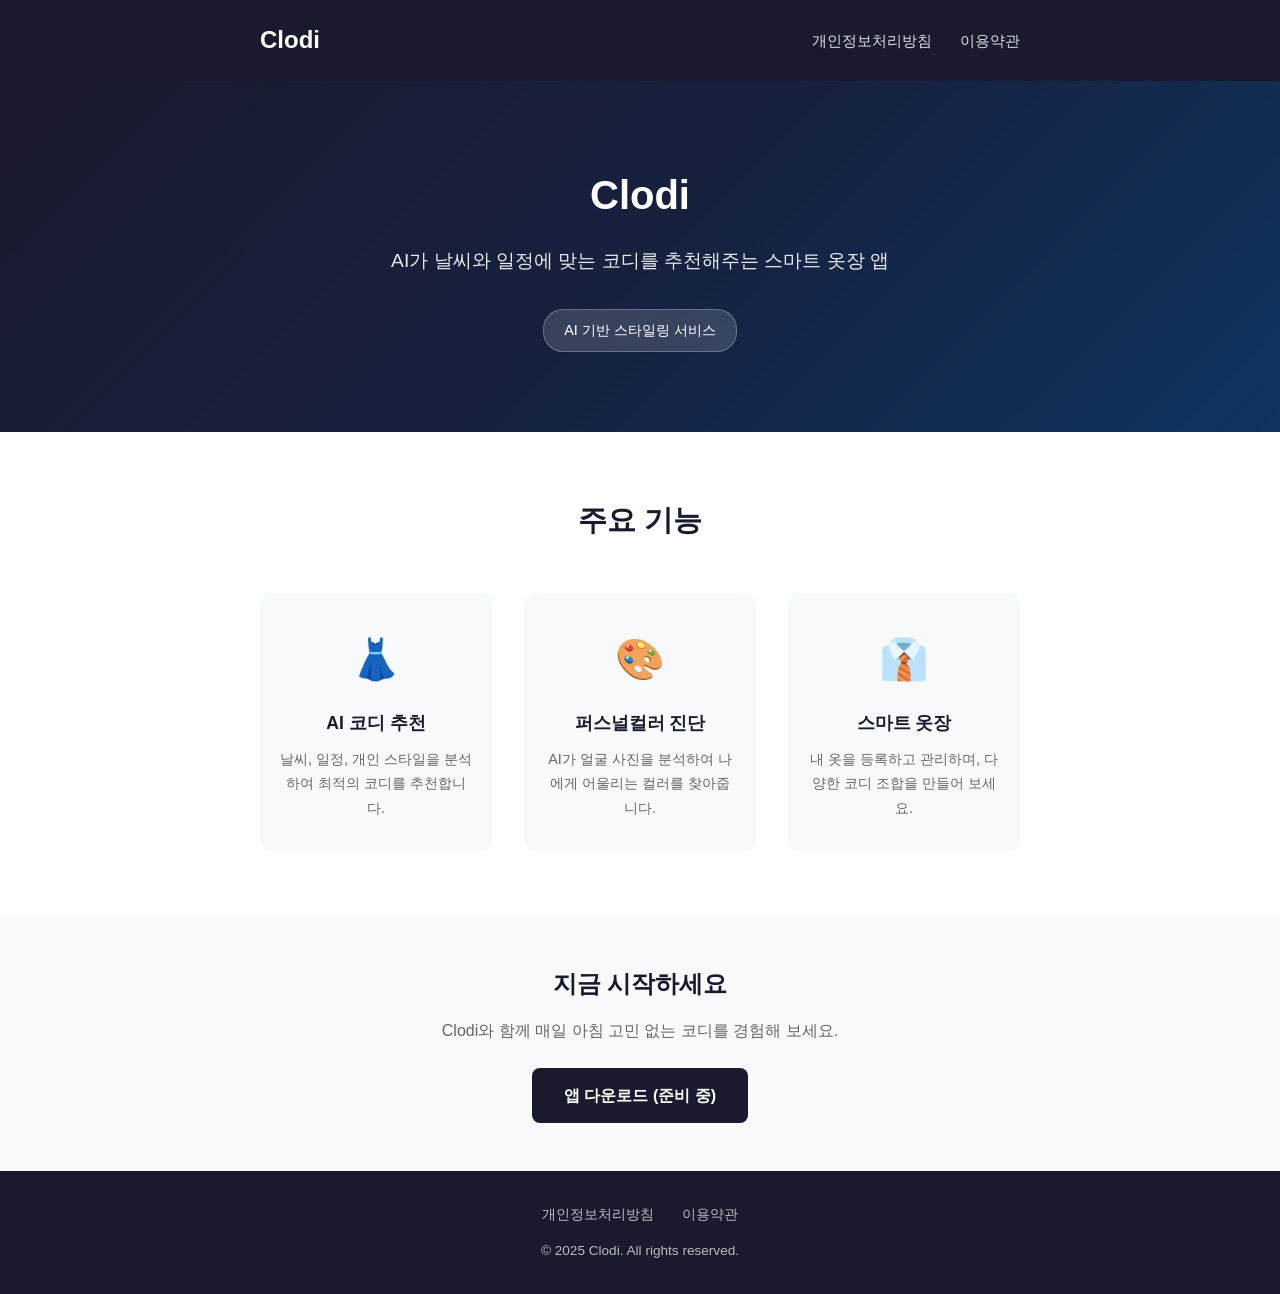
<file: index.html>
<!DOCTYPE html>
<html lang="ko">
<head>
  <meta charset="UTF-8">
  <meta name="viewport" content="width=device-width, initial-scale=1.0">
  <title>Clodi - AI 코디 추천 앱</title>
  <meta name="description" content="AI가 날씨와 일정에 맞는 코디를 추천해주는 스마트 옷장 앱">
  <link rel="stylesheet" href="style.css">
</head>
<body>
  <header class="header">
    <div class="container">
      <a href="/" class="logo">Clodi</a>
      <nav>
        <a href="privacy.html">개인정보처리방침</a>
        <a href="terms.html">이용약관</a>
      </nav>
    </div>
  </header>

  <section class="hero">
    <div class="container">
      <h1>Clodi</h1>
      <p>AI가 날씨와 일정에 맞는 코디를 추천해주는 스마트 옷장 앱</p>
      <span class="badge">AI 기반 스타일링 서비스</span>
    </div>
  </section>

  <section class="features">
    <div class="container">
      <h2>주요 기능</h2>
      <div class="feature-grid">
        <div class="feature-card">
          <div class="icon">👗</div>
          <h3>AI 코디 추천</h3>
          <p>날씨, 일정, 개인 스타일을 분석하여 최적의 코디를 추천합니다.</p>
        </div>
        <div class="feature-card">
          <div class="icon">🎨</div>
          <h3>퍼스널컬러 진단</h3>
          <p>AI가 얼굴 사진을 분석하여 나에게 어울리는 컬러를 찾아줍니다.</p>
        </div>
        <div class="feature-card">
          <div class="icon">👔</div>
          <h3>스마트 옷장</h3>
          <p>내 옷을 등록하고 관리하며, 다양한 코디 조합을 만들어 보세요.</p>
        </div>
      </div>
    </div>
  </section>

  <section class="download">
    <div class="container">
      <h2>지금 시작하세요</h2>
      <p>Clodi와 함께 매일 아침 고민 없는 코디를 경험해 보세요.</p>
      <!-- 앱 스토어 링크 추가 예정 -->
      <a href="#" class="btn">앱 다운로드 (준비 중)</a>
    </div>
  </section>

  <footer class="footer">
    <div class="container">
      <div class="footer-links">
        <a href="privacy.html">개인정보처리방침</a>
        <a href="terms.html">이용약관</a>
      </div>
      <p>&copy; 2025 Clodi. All rights reserved.</p>
    </div>
  </footer>
</body>
</html>
</file>
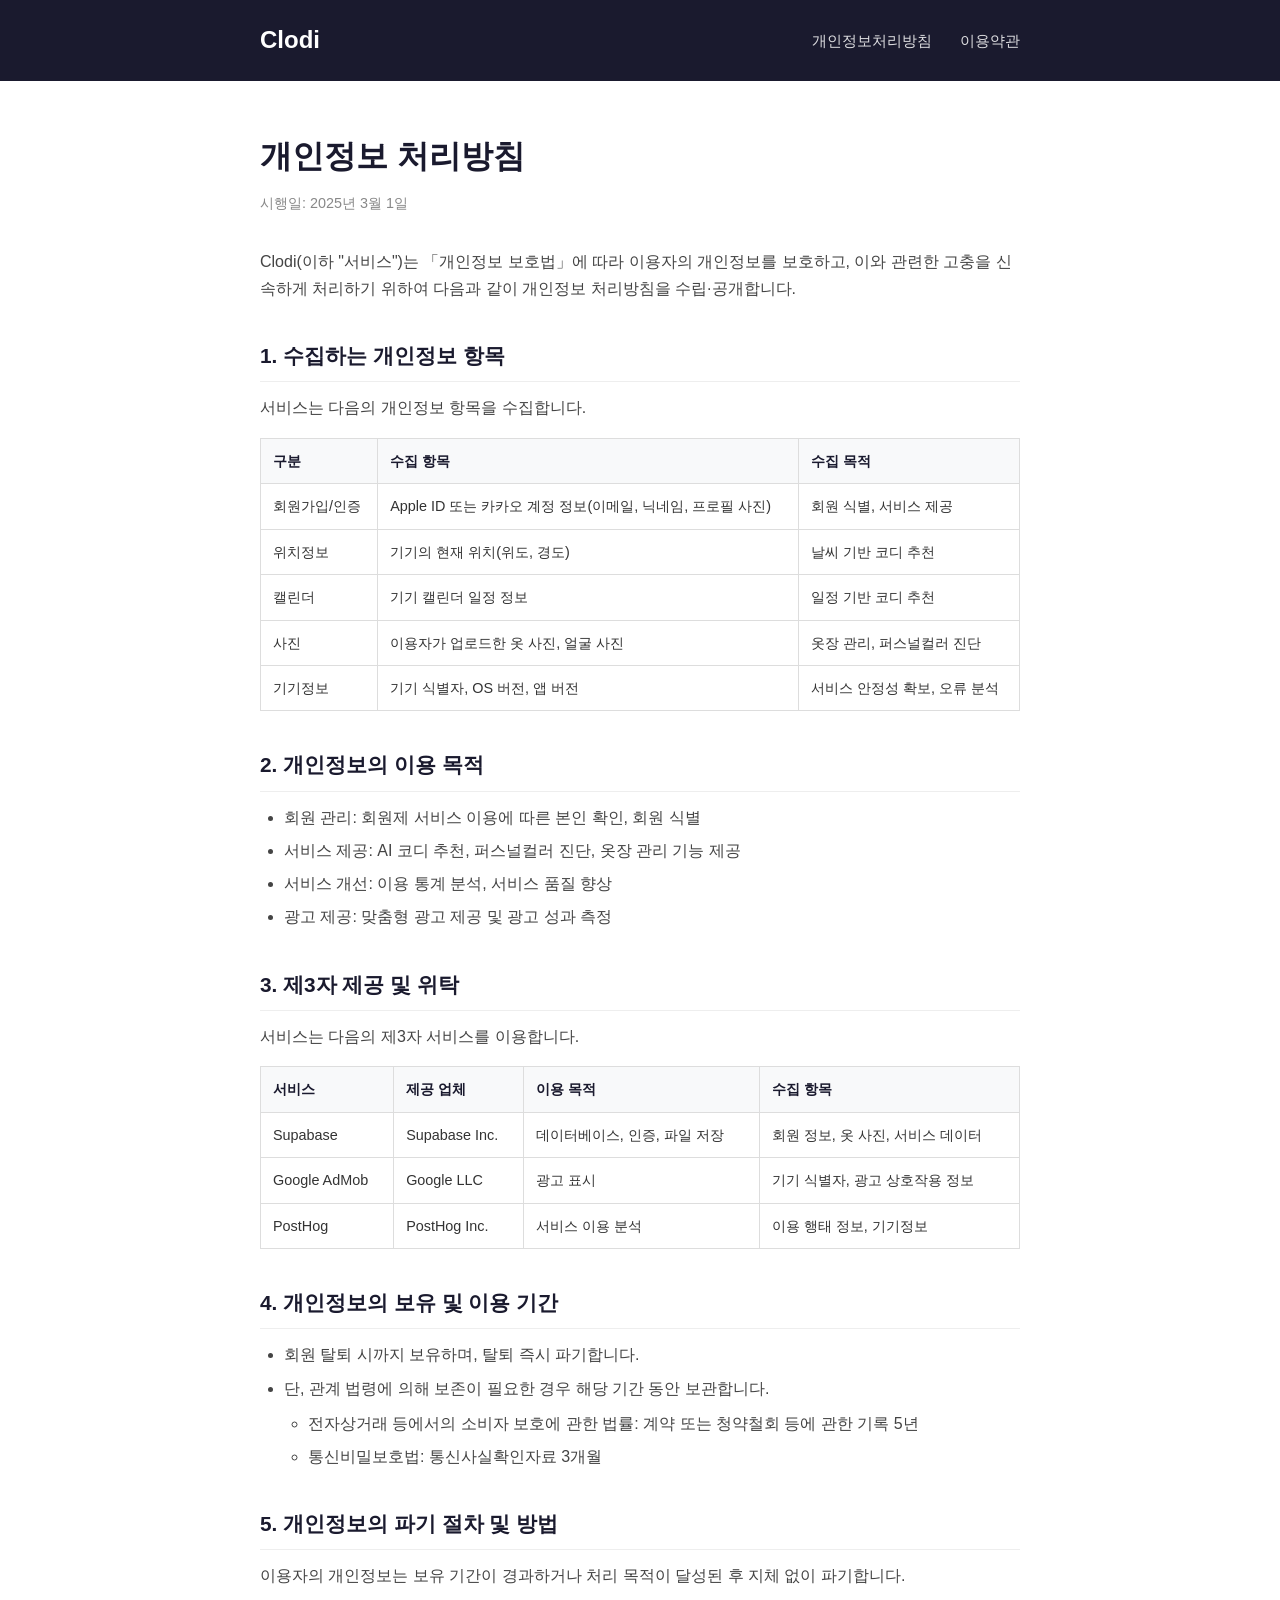
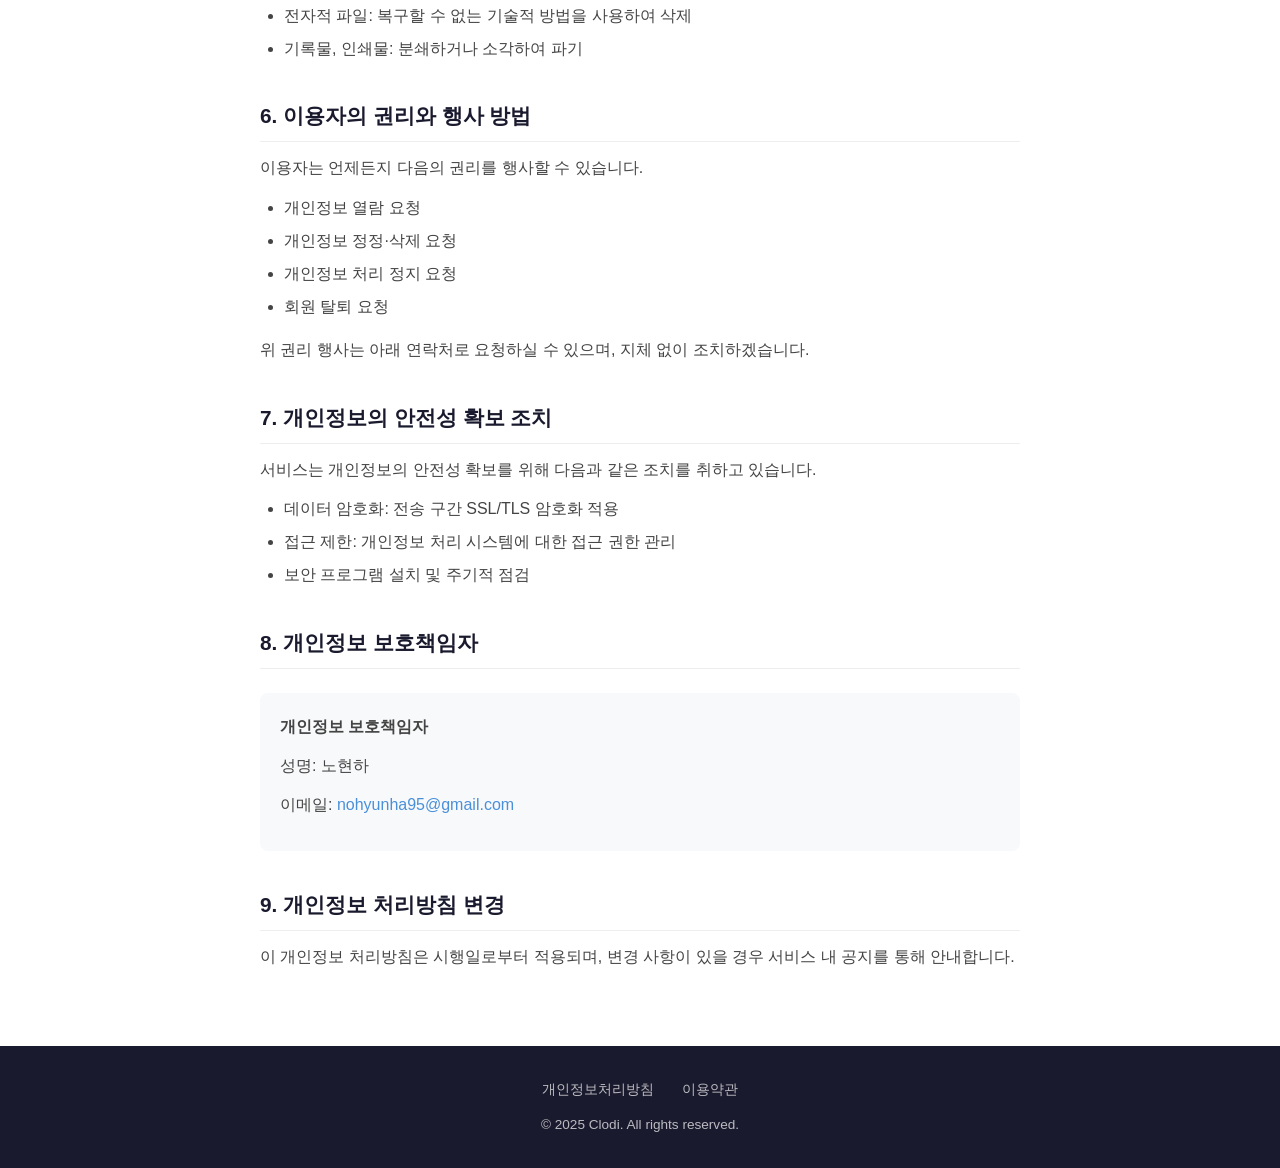
<file: privacy.html>
<!DOCTYPE html>
<html lang="ko">
<head>
  <meta charset="UTF-8">
  <meta name="viewport" content="width=device-width, initial-scale=1.0">
  <title>개인정보 처리방침 - Clodi</title>
  <link rel="stylesheet" href="style.css">
</head>
<body>
  <header class="header">
    <div class="container">
      <a href="/" class="logo">Clodi</a>
      <nav>
        <a href="privacy.html">개인정보처리방침</a>
        <a href="terms.html">이용약관</a>
      </nav>
    </div>
  </header>

  <main class="document">
    <div class="container">
      <h1>개인정보 처리방침</h1>
      <p class="date">시행일: 2025년 3월 1일</p>

      <p>Clodi(이하 "서비스")는 「개인정보 보호법」에 따라 이용자의 개인정보를 보호하고, 이와 관련한 고충을 신속하게 처리하기 위하여 다음과 같이 개인정보 처리방침을 수립·공개합니다.</p>

      <h2>1. 수집하는 개인정보 항목</h2>
      <p>서비스는 다음의 개인정보 항목을 수집합니다.</p>

      <table>
        <thead>
          <tr>
            <th>구분</th>
            <th>수집 항목</th>
            <th>수집 목적</th>
          </tr>
        </thead>
        <tbody>
          <tr>
            <td>회원가입/인증</td>
            <td>Apple ID 또는 카카오 계정 정보(이메일, 닉네임, 프로필 사진)</td>
            <td>회원 식별, 서비스 제공</td>
          </tr>
          <tr>
            <td>위치정보</td>
            <td>기기의 현재 위치(위도, 경도)</td>
            <td>날씨 기반 코디 추천</td>
          </tr>
          <tr>
            <td>캘린더</td>
            <td>기기 캘린더 일정 정보</td>
            <td>일정 기반 코디 추천</td>
          </tr>
          <tr>
            <td>사진</td>
            <td>이용자가 업로드한 옷 사진, 얼굴 사진</td>
            <td>옷장 관리, 퍼스널컬러 진단</td>
          </tr>
          <tr>
            <td>기기정보</td>
            <td>기기 식별자, OS 버전, 앱 버전</td>
            <td>서비스 안정성 확보, 오류 분석</td>
          </tr>
        </tbody>
      </table>

      <h2>2. 개인정보의 이용 목적</h2>
      <ul>
        <li>회원 관리: 회원제 서비스 이용에 따른 본인 확인, 회원 식별</li>
        <li>서비스 제공: AI 코디 추천, 퍼스널컬러 진단, 옷장 관리 기능 제공</li>
        <li>서비스 개선: 이용 통계 분석, 서비스 품질 향상</li>
        <li>광고 제공: 맞춤형 광고 제공 및 광고 성과 측정</li>
      </ul>

      <h2>3. 제3자 제공 및 위탁</h2>
      <p>서비스는 다음의 제3자 서비스를 이용합니다.</p>

      <table>
        <thead>
          <tr>
            <th>서비스</th>
            <th>제공 업체</th>
            <th>이용 목적</th>
            <th>수집 항목</th>
          </tr>
        </thead>
        <tbody>
          <tr>
            <td>Supabase</td>
            <td>Supabase Inc.</td>
            <td>데이터베이스, 인증, 파일 저장</td>
            <td>회원 정보, 옷 사진, 서비스 데이터</td>
          </tr>
          <tr>
            <td>Google AdMob</td>
            <td>Google LLC</td>
            <td>광고 표시</td>
            <td>기기 식별자, 광고 상호작용 정보</td>
          </tr>
          <tr>
            <td>PostHog</td>
            <td>PostHog Inc.</td>
            <td>서비스 이용 분석</td>
            <td>이용 행태 정보, 기기정보</td>
          </tr>
        </tbody>
      </table>

      <h2>4. 개인정보의 보유 및 이용 기간</h2>
      <ul>
        <li>회원 탈퇴 시까지 보유하며, 탈퇴 즉시 파기합니다.</li>
        <li>단, 관계 법령에 의해 보존이 필요한 경우 해당 기간 동안 보관합니다.
          <ul>
            <li>전자상거래 등에서의 소비자 보호에 관한 법률: 계약 또는 청약철회 등에 관한 기록 5년</li>
            <li>통신비밀보호법: 통신사실확인자료 3개월</li>
          </ul>
        </li>
      </ul>

      <h2>5. 개인정보의 파기 절차 및 방법</h2>
      <p>이용자의 개인정보는 보유 기간이 경과하거나 처리 목적이 달성된 후 지체 없이 파기합니다.</p>
      <ul>
        <li>전자적 파일: 복구할 수 없는 기술적 방법을 사용하여 삭제</li>
        <li>기록물, 인쇄물: 분쇄하거나 소각하여 파기</li>
      </ul>

      <h2>6. 이용자의 권리와 행사 방법</h2>
      <p>이용자는 언제든지 다음의 권리를 행사할 수 있습니다.</p>
      <ul>
        <li>개인정보 열람 요청</li>
        <li>개인정보 정정·삭제 요청</li>
        <li>개인정보 처리 정지 요청</li>
        <li>회원 탈퇴 요청</li>
      </ul>
      <p>위 권리 행사는 아래 연락처로 요청하실 수 있으며, 지체 없이 조치하겠습니다.</p>

      <h2>7. 개인정보의 안전성 확보 조치</h2>
      <p>서비스는 개인정보의 안전성 확보를 위해 다음과 같은 조치를 취하고 있습니다.</p>
      <ul>
        <li>데이터 암호화: 전송 구간 SSL/TLS 암호화 적용</li>
        <li>접근 제한: 개인정보 처리 시스템에 대한 접근 권한 관리</li>
        <li>보안 프로그램 설치 및 주기적 점검</li>
      </ul>

      <h2>8. 개인정보 보호책임자</h2>
      <div class="contact-info">
        <p><strong>개인정보 보호책임자</strong></p>
        <p>성명: 노현하</p>
        <p>이메일: <a href="mailto:nohyunha95@gmail.com">nohyunha95@gmail.com</a></p>
      </div>

      <h2>9. 개인정보 처리방침 변경</h2>
      <p>이 개인정보 처리방침은 시행일로부터 적용되며, 변경 사항이 있을 경우 서비스 내 공지를 통해 안내합니다.</p>
    </div>
  </main>

  <footer class="footer">
    <div class="container">
      <div class="footer-links">
        <a href="privacy.html">개인정보처리방침</a>
        <a href="terms.html">이용약관</a>
      </div>
      <p>&copy; 2025 Clodi. All rights reserved.</p>
    </div>
  </footer>
</body>
</html>
</file>
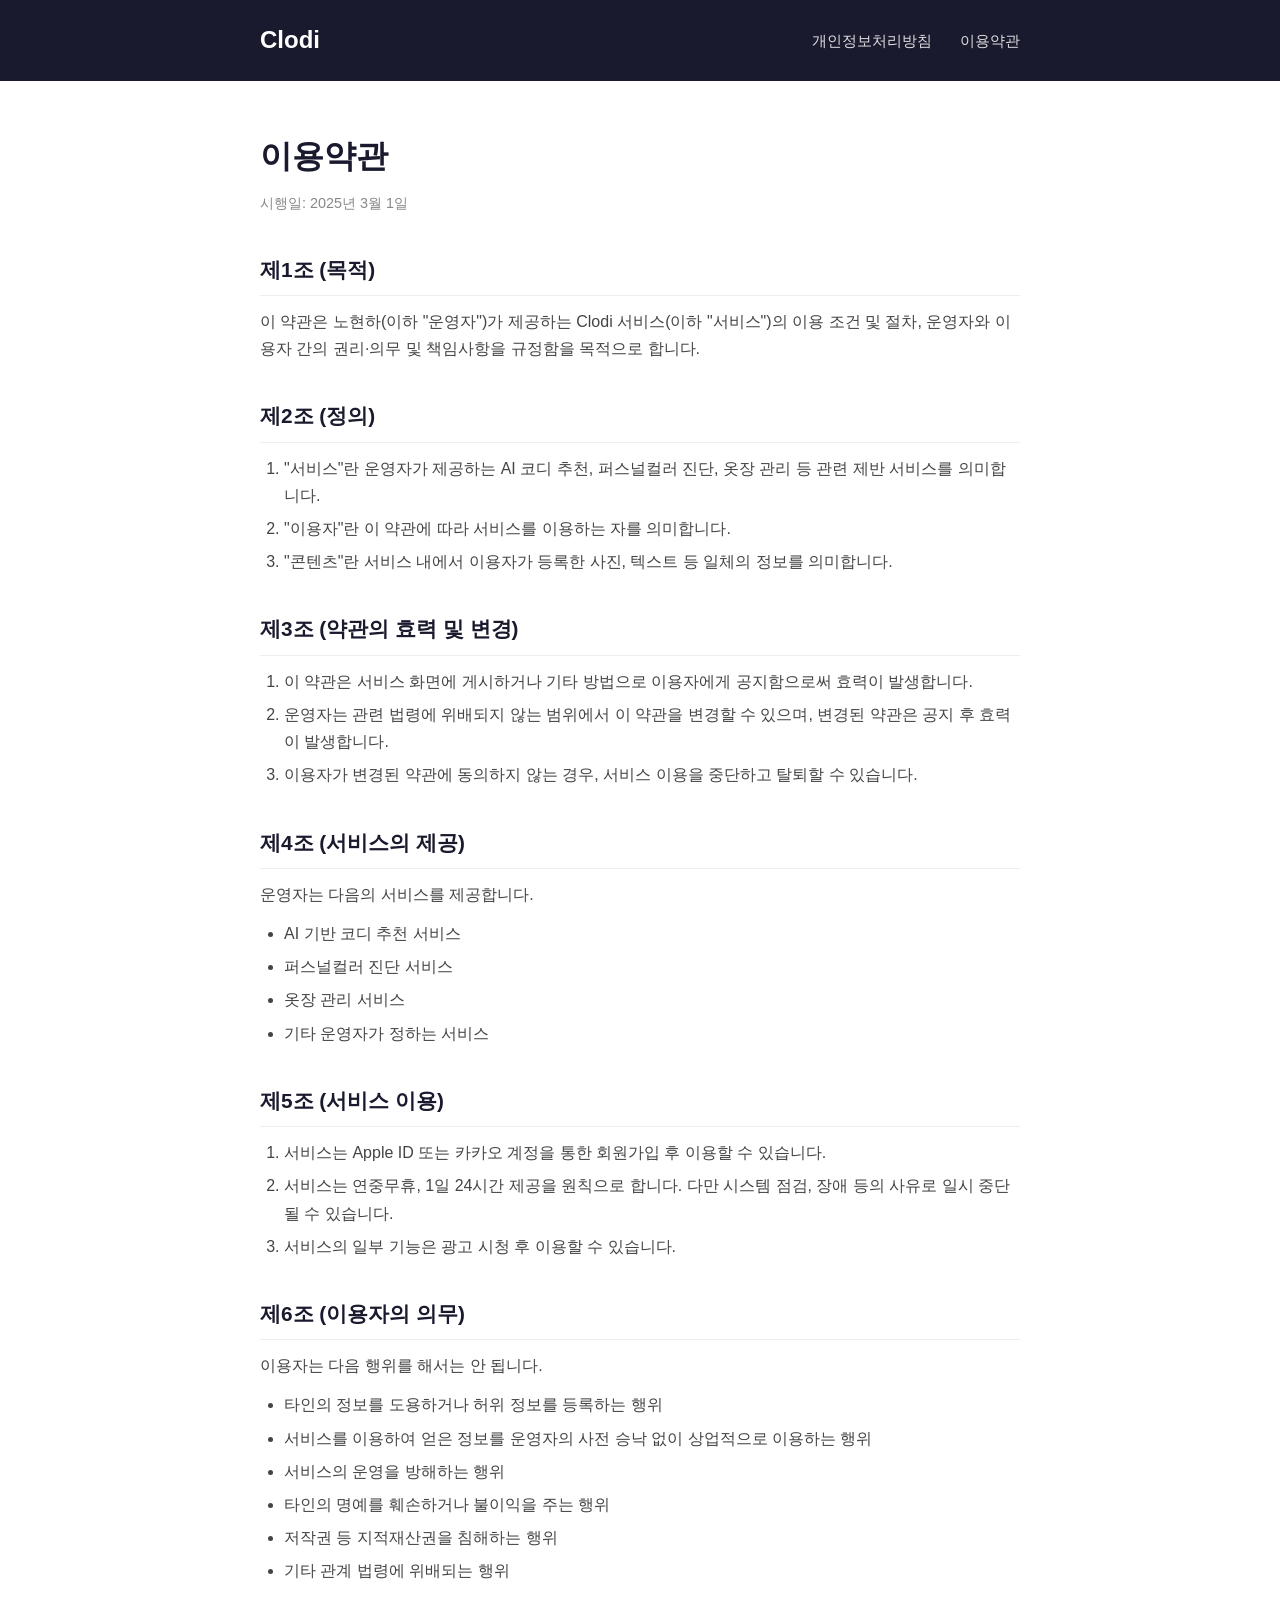
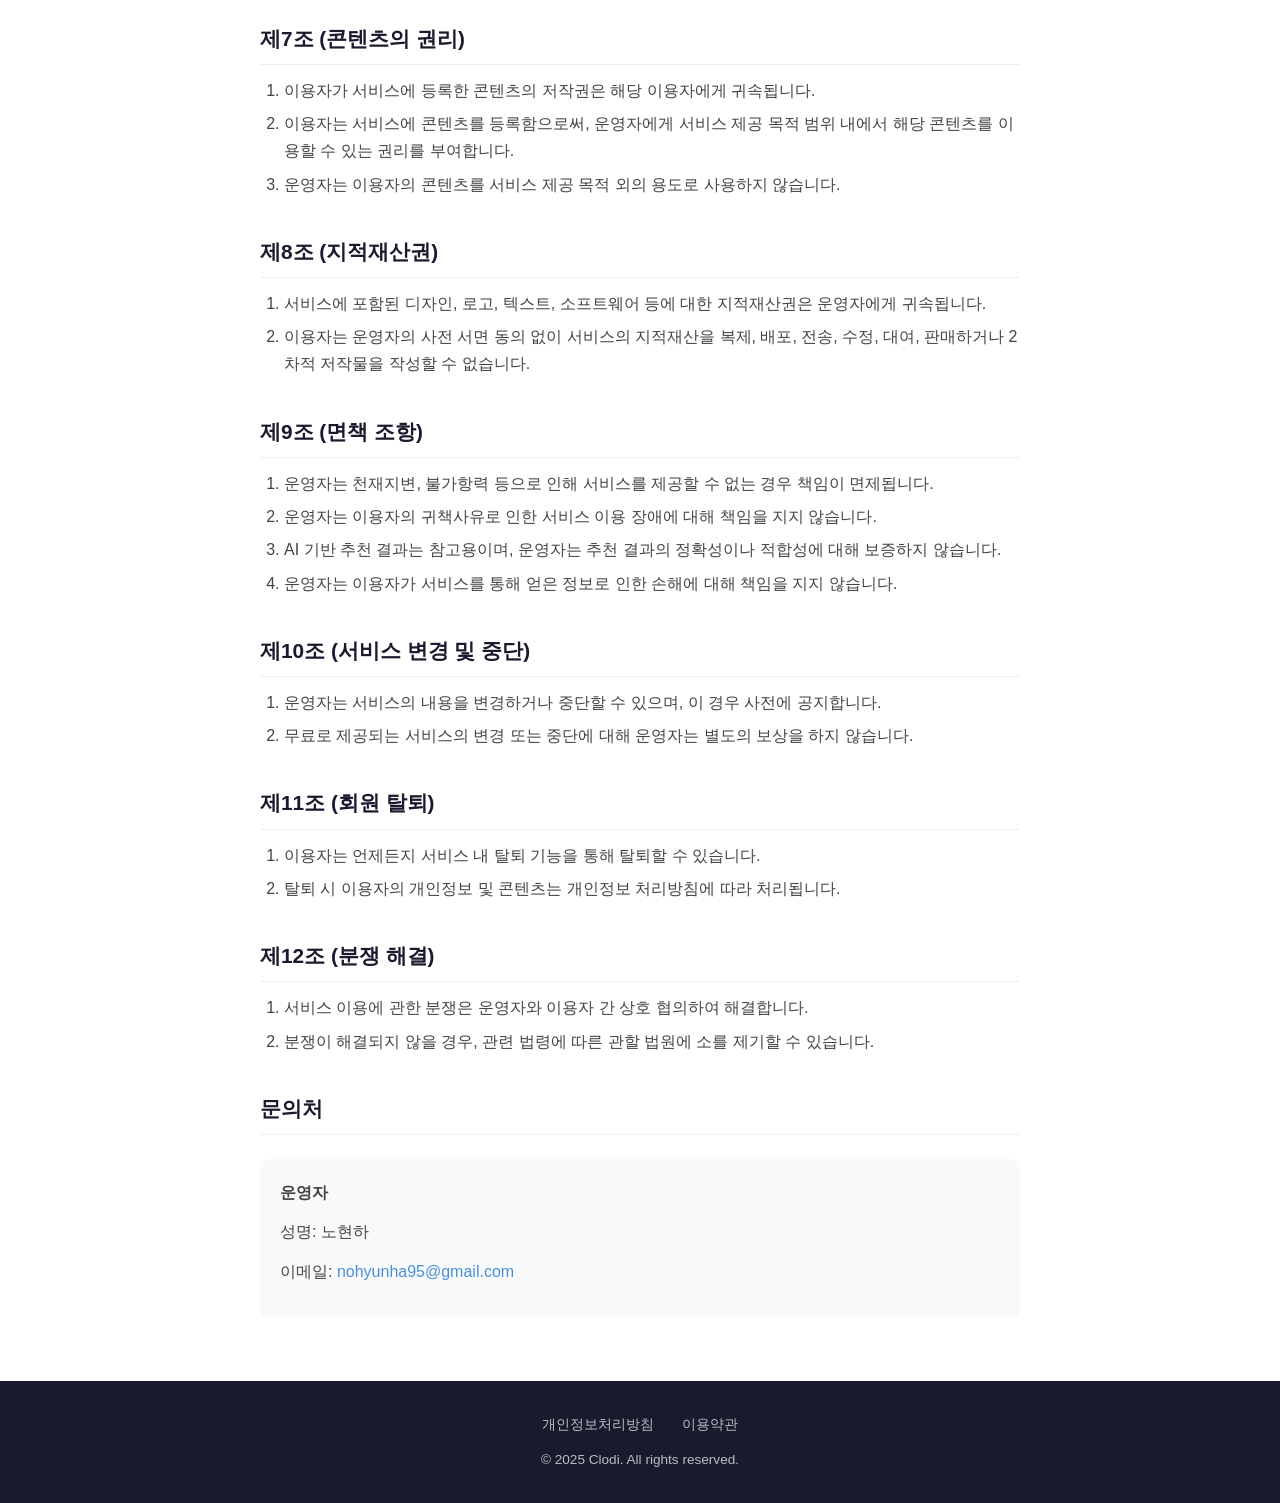
<file: terms.html>
<!DOCTYPE html>
<html lang="ko">
<head>
  <meta charset="UTF-8">
  <meta name="viewport" content="width=device-width, initial-scale=1.0">
  <title>이용약관 - Clodi</title>
  <link rel="stylesheet" href="style.css">
</head>
<body>
  <header class="header">
    <div class="container">
      <a href="/" class="logo">Clodi</a>
      <nav>
        <a href="privacy.html">개인정보처리방침</a>
        <a href="terms.html">이용약관</a>
      </nav>
    </div>
  </header>

  <main class="document">
    <div class="container">
      <h1>이용약관</h1>
      <p class="date">시행일: 2025년 3월 1일</p>

      <h2>제1조 (목적)</h2>
      <p>이 약관은 노현하(이하 "운영자")가 제공하는 Clodi 서비스(이하 "서비스")의 이용 조건 및 절차, 운영자와 이용자 간의 권리·의무 및 책임사항을 규정함을 목적으로 합니다.</p>

      <h2>제2조 (정의)</h2>
      <ol>
        <li>"서비스"란 운영자가 제공하는 AI 코디 추천, 퍼스널컬러 진단, 옷장 관리 등 관련 제반 서비스를 의미합니다.</li>
        <li>"이용자"란 이 약관에 따라 서비스를 이용하는 자를 의미합니다.</li>
        <li>"콘텐츠"란 서비스 내에서 이용자가 등록한 사진, 텍스트 등 일체의 정보를 의미합니다.</li>
      </ol>

      <h2>제3조 (약관의 효력 및 변경)</h2>
      <ol>
        <li>이 약관은 서비스 화면에 게시하거나 기타 방법으로 이용자에게 공지함으로써 효력이 발생합니다.</li>
        <li>운영자는 관련 법령에 위배되지 않는 범위에서 이 약관을 변경할 수 있으며, 변경된 약관은 공지 후 효력이 발생합니다.</li>
        <li>이용자가 변경된 약관에 동의하지 않는 경우, 서비스 이용을 중단하고 탈퇴할 수 있습니다.</li>
      </ol>

      <h2>제4조 (서비스의 제공)</h2>
      <p>운영자는 다음의 서비스를 제공합니다.</p>
      <ul>
        <li>AI 기반 코디 추천 서비스</li>
        <li>퍼스널컬러 진단 서비스</li>
        <li>옷장 관리 서비스</li>
        <li>기타 운영자가 정하는 서비스</li>
      </ul>

      <h2>제5조 (서비스 이용)</h2>
      <ol>
        <li>서비스는 Apple ID 또는 카카오 계정을 통한 회원가입 후 이용할 수 있습니다.</li>
        <li>서비스는 연중무휴, 1일 24시간 제공을 원칙으로 합니다. 다만 시스템 점검, 장애 등의 사유로 일시 중단될 수 있습니다.</li>
        <li>서비스의 일부 기능은 광고 시청 후 이용할 수 있습니다.</li>
      </ol>

      <h2>제6조 (이용자의 의무)</h2>
      <p>이용자는 다음 행위를 해서는 안 됩니다.</p>
      <ul>
        <li>타인의 정보를 도용하거나 허위 정보를 등록하는 행위</li>
        <li>서비스를 이용하여 얻은 정보를 운영자의 사전 승낙 없이 상업적으로 이용하는 행위</li>
        <li>서비스의 운영을 방해하는 행위</li>
        <li>타인의 명예를 훼손하거나 불이익을 주는 행위</li>
        <li>저작권 등 지적재산권을 침해하는 행위</li>
        <li>기타 관계 법령에 위배되는 행위</li>
      </ul>

      <h2>제7조 (콘텐츠의 권리)</h2>
      <ol>
        <li>이용자가 서비스에 등록한 콘텐츠의 저작권은 해당 이용자에게 귀속됩니다.</li>
        <li>이용자는 서비스에 콘텐츠를 등록함으로써, 운영자에게 서비스 제공 목적 범위 내에서 해당 콘텐츠를 이용할 수 있는 권리를 부여합니다.</li>
        <li>운영자는 이용자의 콘텐츠를 서비스 제공 목적 외의 용도로 사용하지 않습니다.</li>
      </ol>

      <h2>제8조 (지적재산권)</h2>
      <ol>
        <li>서비스에 포함된 디자인, 로고, 텍스트, 소프트웨어 등에 대한 지적재산권은 운영자에게 귀속됩니다.</li>
        <li>이용자는 운영자의 사전 서면 동의 없이 서비스의 지적재산을 복제, 배포, 전송, 수정, 대여, 판매하거나 2차적 저작물을 작성할 수 없습니다.</li>
      </ol>

      <h2>제9조 (면책 조항)</h2>
      <ol>
        <li>운영자는 천재지변, 불가항력 등으로 인해 서비스를 제공할 수 없는 경우 책임이 면제됩니다.</li>
        <li>운영자는 이용자의 귀책사유로 인한 서비스 이용 장애에 대해 책임을 지지 않습니다.</li>
        <li>AI 기반 추천 결과는 참고용이며, 운영자는 추천 결과의 정확성이나 적합성에 대해 보증하지 않습니다.</li>
        <li>운영자는 이용자가 서비스를 통해 얻은 정보로 인한 손해에 대해 책임을 지지 않습니다.</li>
      </ol>

      <h2>제10조 (서비스 변경 및 중단)</h2>
      <ol>
        <li>운영자는 서비스의 내용을 변경하거나 중단할 수 있으며, 이 경우 사전에 공지합니다.</li>
        <li>무료로 제공되는 서비스의 변경 또는 중단에 대해 운영자는 별도의 보상을 하지 않습니다.</li>
      </ol>

      <h2>제11조 (회원 탈퇴)</h2>
      <ol>
        <li>이용자는 언제든지 서비스 내 탈퇴 기능을 통해 탈퇴할 수 있습니다.</li>
        <li>탈퇴 시 이용자의 개인정보 및 콘텐츠는 개인정보 처리방침에 따라 처리됩니다.</li>
      </ol>

      <h2>제12조 (분쟁 해결)</h2>
      <ol>
        <li>서비스 이용에 관한 분쟁은 운영자와 이용자 간 상호 협의하여 해결합니다.</li>
        <li>분쟁이 해결되지 않을 경우, 관련 법령에 따른 관할 법원에 소를 제기할 수 있습니다.</li>
      </ol>

      <h2>문의처</h2>
      <div class="contact-info">
        <p><strong>운영자</strong></p>
        <p>성명: 노현하</p>
        <p>이메일: <a href="mailto:nohyunha95@gmail.com">nohyunha95@gmail.com</a></p>
      </div>
    </div>
  </main>

  <footer class="footer">
    <div class="container">
      <div class="footer-links">
        <a href="privacy.html">개인정보처리방침</a>
        <a href="terms.html">이용약관</a>
      </div>
      <p>&copy; 2025 Clodi. All rights reserved.</p>
    </div>
  </footer>
</body>
</html>
</file>
<file: style.css>
* {
  margin: 0;
  padding: 0;
  box-sizing: border-box;
}

body {
  font-family: -apple-system, BlinkMacSystemFont, "Segoe UI", Roboto,
    "Helvetica Neue", Arial, sans-serif;
  color: #333;
  line-height: 1.7;
  background: #fff;
}

a {
  color: #4a90d9;
  text-decoration: none;
}

a:hover {
  text-decoration: underline;
}

/* Header */
.header {
  background: #1a1a2e;
  color: #fff;
  padding: 20px 0;
  position: sticky;
  top: 0;
  z-index: 100;
}

.header .container {
  display: flex;
  align-items: center;
  justify-content: space-between;
}

.header .logo {
  font-size: 1.5rem;
  font-weight: 700;
  color: #fff;
  text-decoration: none;
}

.header nav a {
  color: rgba(255, 255, 255, 0.85);
  margin-left: 24px;
  font-size: 0.95rem;
}

.header nav a:hover {
  color: #fff;
  text-decoration: none;
}

/* Container */
.container {
  max-width: 800px;
  margin: 0 auto;
  padding: 0 20px;
}

/* Hero */
.hero {
  background: linear-gradient(135deg, #1a1a2e 0%, #16213e 50%, #0f3460 100%);
  color: #fff;
  padding: 80px 0;
  text-align: center;
}

.hero h1 {
  font-size: 2.5rem;
  margin-bottom: 16px;
  font-weight: 800;
}

.hero p {
  font-size: 1.2rem;
  opacity: 0.9;
  max-width: 500px;
  margin: 0 auto 32px;
}

.hero .badge {
  display: inline-block;
  background: rgba(255, 255, 255, 0.15);
  border: 1px solid rgba(255, 255, 255, 0.25);
  padding: 8px 20px;
  border-radius: 20px;
  font-size: 0.9rem;
}

/* Features */
.features {
  padding: 64px 0;
}

.features h2 {
  text-align: center;
  font-size: 1.8rem;
  margin-bottom: 48px;
  color: #1a1a2e;
}

.feature-grid {
  display: grid;
  grid-template-columns: repeat(3, 1fr);
  gap: 32px;
}

.feature-card {
  text-align: center;
  padding: 32px 20px;
  border-radius: 12px;
  background: #f8f9fa;
  transition: transform 0.2s;
}

.feature-card:hover {
  transform: translateY(-4px);
}

.feature-card .icon {
  font-size: 2.5rem;
  margin-bottom: 16px;
}

.feature-card h3 {
  font-size: 1.1rem;
  margin-bottom: 8px;
  color: #1a1a2e;
}

.feature-card p {
  font-size: 0.9rem;
  color: #666;
}

/* Download Section */
.download {
  background: #f8f9fa;
  padding: 48px 0;
  text-align: center;
}

.download h2 {
  font-size: 1.5rem;
  margin-bottom: 12px;
  color: #1a1a2e;
}

.download p {
  color: #666;
  margin-bottom: 24px;
}

.download .btn {
  display: inline-block;
  background: #1a1a2e;
  color: #fff;
  padding: 14px 32px;
  border-radius: 8px;
  font-size: 1rem;
  font-weight: 600;
  transition: background 0.2s;
}

.download .btn:hover {
  background: #16213e;
  text-decoration: none;
}

/* Footer */
.footer {
  background: #1a1a2e;
  color: rgba(255, 255, 255, 0.7);
  padding: 32px 0;
  text-align: center;
  font-size: 0.85rem;
}

.footer-links {
  margin-bottom: 12px;
}

.footer-links a {
  color: rgba(255, 255, 255, 0.7);
  margin: 0 12px;
}

.footer-links a:hover {
  color: #fff;
}

/* Document Pages (Privacy, Terms) */
.document {
  padding: 48px 0 64px;
}

.document h1 {
  font-size: 2rem;
  color: #1a1a2e;
  margin-bottom: 8px;
}

.document .date {
  color: #888;
  font-size: 0.9rem;
  margin-bottom: 32px;
}

.document h2 {
  font-size: 1.3rem;
  color: #1a1a2e;
  margin-top: 36px;
  margin-bottom: 12px;
  padding-bottom: 8px;
  border-bottom: 1px solid #eee;
}

.document h3 {
  font-size: 1.1rem;
  color: #444;
  margin-top: 24px;
  margin-bottom: 8px;
}

.document p {
  margin-bottom: 12px;
  color: #444;
}

.document ul,
.document ol {
  margin: 8px 0 16px 24px;
  color: #444;
}

.document li {
  margin-bottom: 6px;
}

.document table {
  width: 100%;
  border-collapse: collapse;
  margin: 16px 0;
  font-size: 0.9rem;
}

.document th,
.document td {
  border: 1px solid #ddd;
  padding: 10px 12px;
  text-align: left;
}

.document th {
  background: #f8f9fa;
  font-weight: 600;
  color: #1a1a2e;
}

.document .contact-info {
  background: #f8f9fa;
  padding: 20px;
  border-radius: 8px;
  margin-top: 24px;
}

/* Responsive */
@media (max-width: 768px) {
  .hero {
    padding: 48px 0;
  }

  .hero h1 {
    font-size: 1.8rem;
  }

  .hero p {
    font-size: 1rem;
  }

  .feature-grid {
    grid-template-columns: 1fr;
    gap: 16px;
  }

  .feature-card {
    padding: 24px 16px;
  }

  .document h1 {
    font-size: 1.5rem;
  }

  .document h2 {
    font-size: 1.15rem;
  }

  .header .container {
    flex-direction: column;
    gap: 12px;
  }

  .header nav a {
    margin-left: 16px;
  }

  .header nav a:first-child {
    margin-left: 0;
  }

  .document table {
    font-size: 0.8rem;
  }

  .document th,
  .document td {
    padding: 8px;
  }
}
</file>
